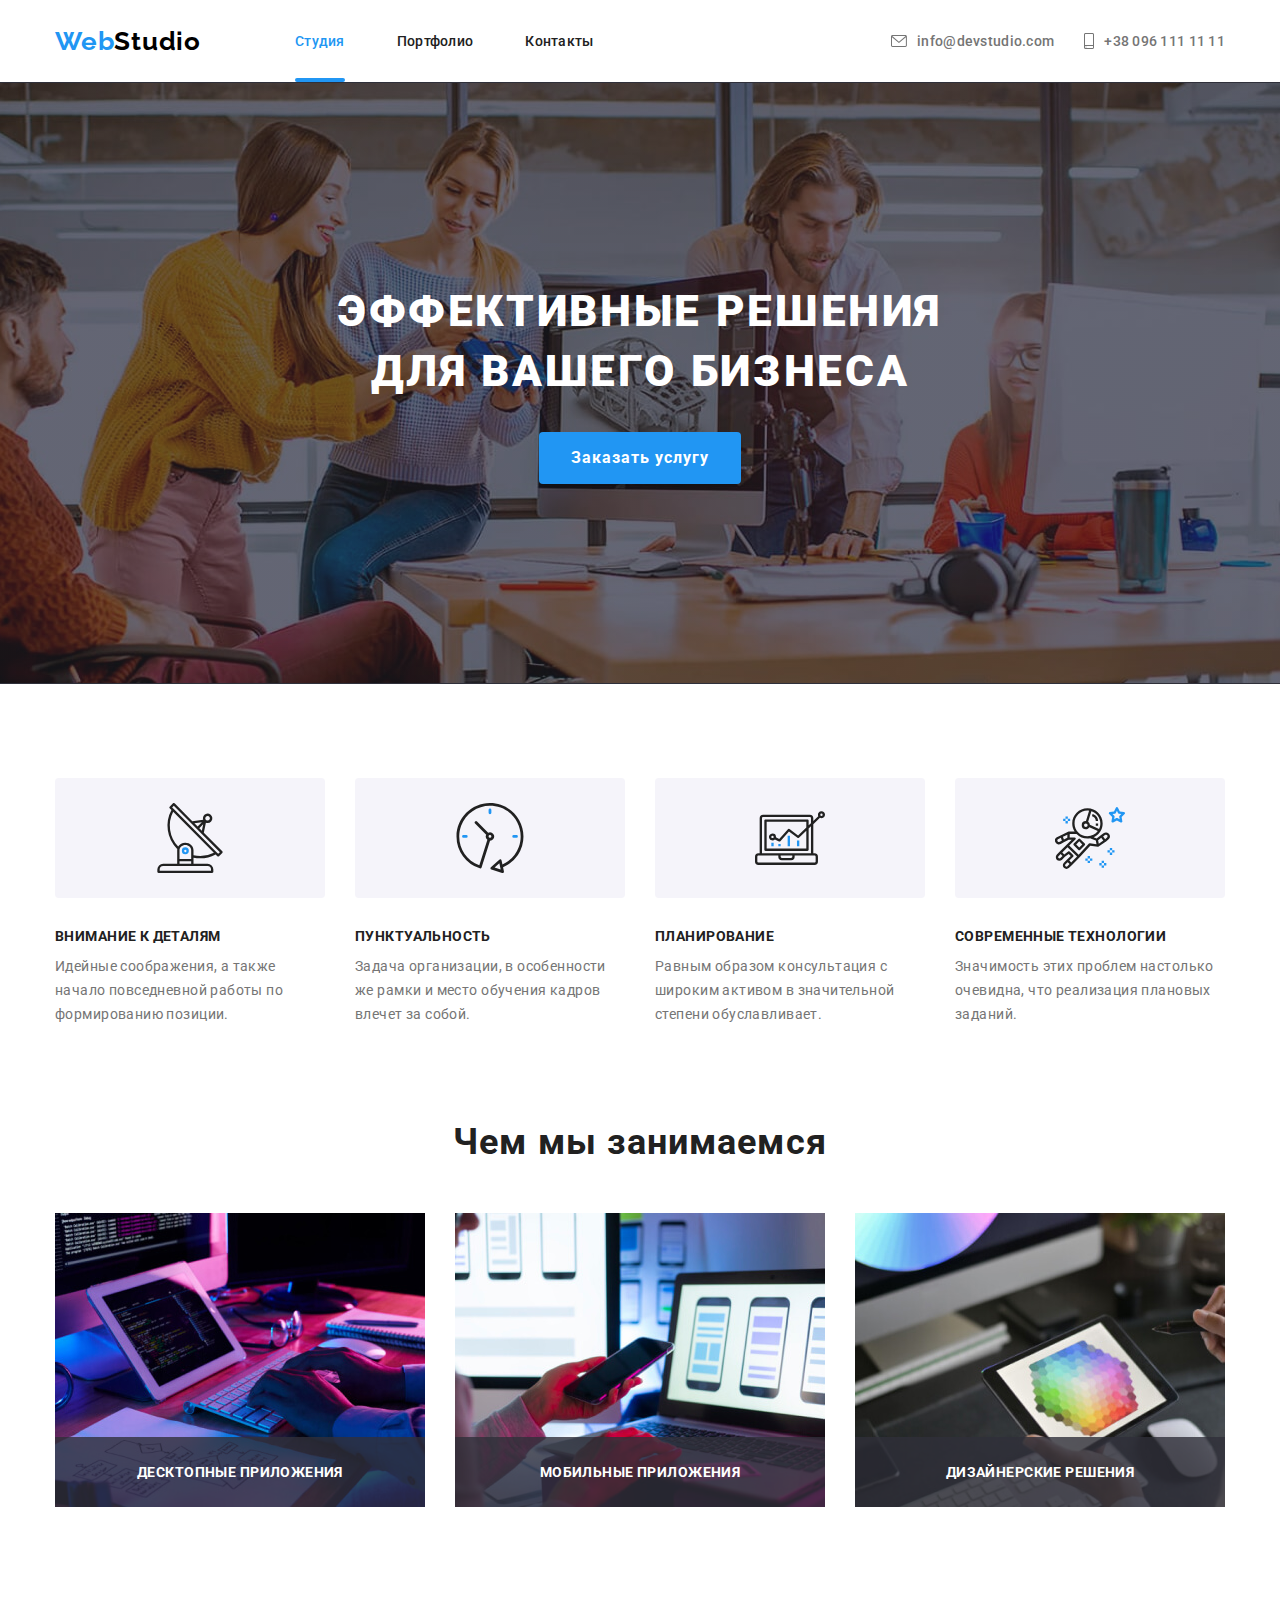
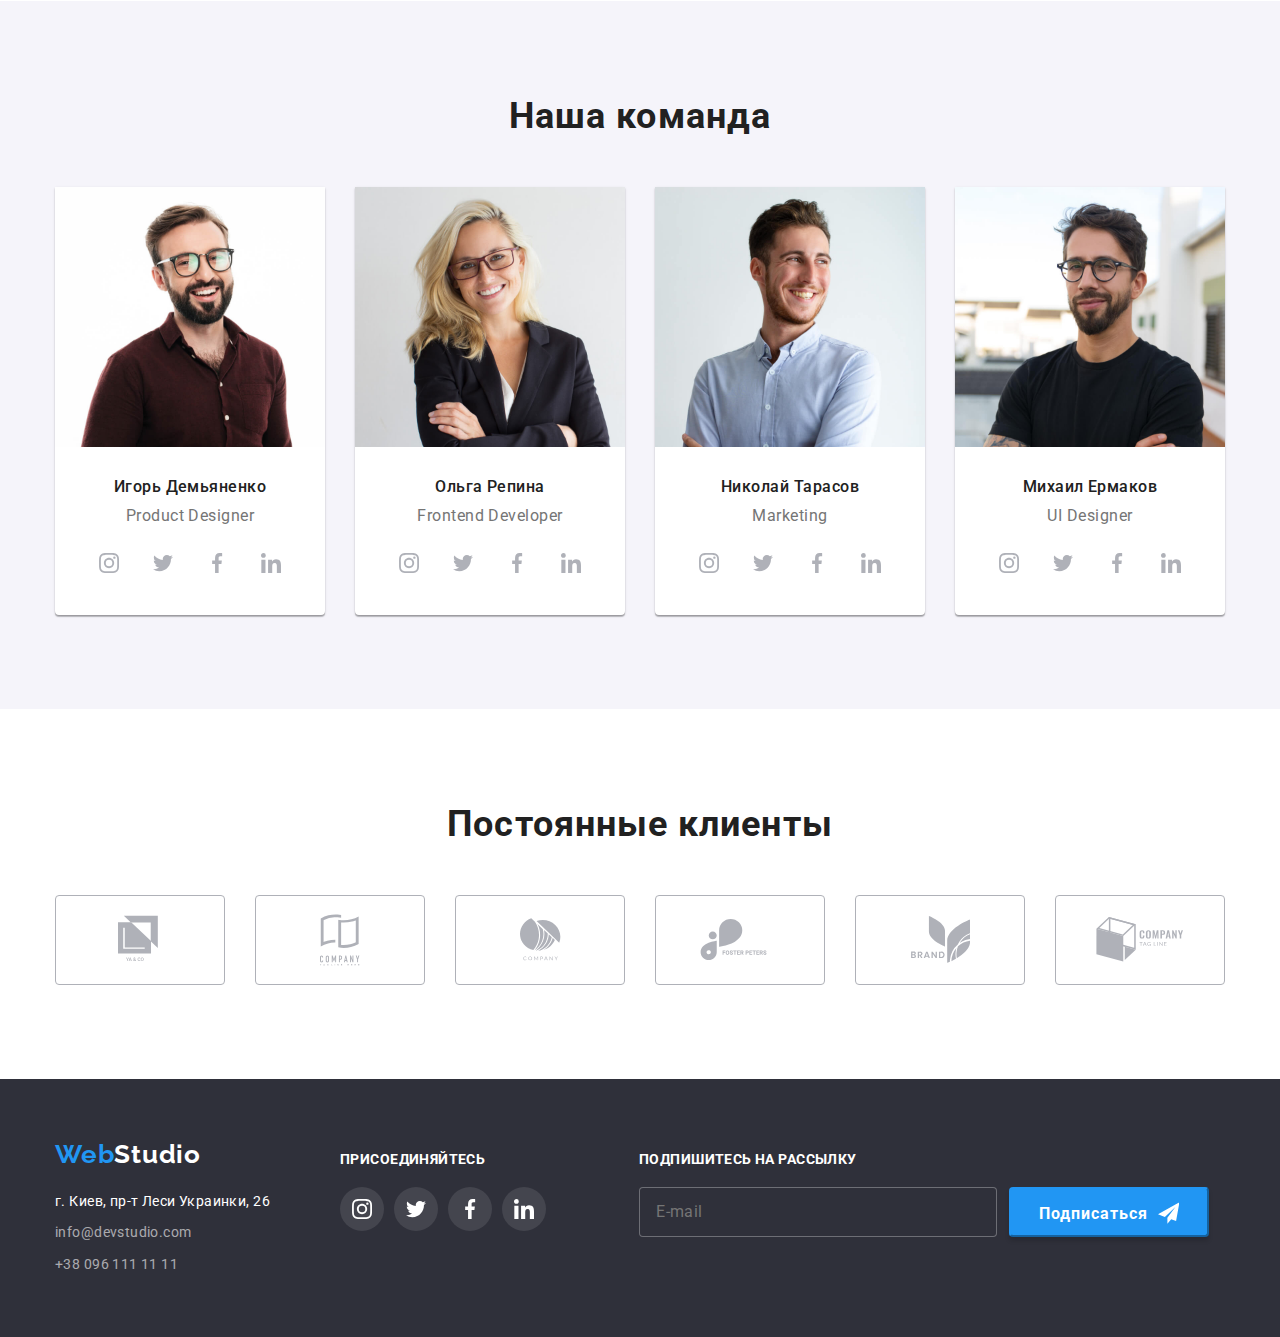
<file: index.html>
<!DOCTYPE html>
<html lang="ru">
  <head>
    <meta charset="UTF-8" />
    <meta name="viewport" content="width=device-width, initial-scale=1.0" />
    <title>WebStudio</title>
    <link
      rel="stylesheet"
      href="https://cdnjs.cloudflare.com/ajax/libs/modern-normalize/1.0.0/modern-normalize.css"
    />
    <link
      href="https://fonts.googleapis.com/css2?family=Raleway:wght@700&family=Roboto:wght@400;500;700;900&display=swap"
      rel="stylesheet"
    />
    <link rel="stylesheet" href="https://cdnjs.cloudflare.com/ajax/libs/animate.css/4.1.1/animate.min.css" />
    <link rel="stylesheet" href="./css/main.min.css">
  </head>
  <body>
    <!-- HEADER -->
    <header class="header">
      <div class="container container-header">
        <nav class="nav">
          <a class="logo link animate__pulse" href="./index.html" lang="en"
            ><span class="logo-first-word">Web</span>Studio</a
          >
          <ul class="nav-list list">
            <li class="nav-list-item">
              <div class="active">
                <a class="nav-list-link link active" href="./index.html"
                  >Студия</a
                >
              </div>
            </li>
            <li class="nav-list-item">
              <a class="nav-list-link link" href="./portfolio.html"
                >Портфолио</a
              >
            </li>
            <li class="nav-list-item">
              <a class="nav-list-link link" href="">Контакты</a>
            </li>
          </ul>
        </nav>
        <address class="address-header">
          <ul class="address-header-list list">
            <li class="address-header-list-item">
              <a class="address-link-mail link" href="mailto:info@devstudio.com"
                ><svg class="letter-svg" width="16" height="12">
                  <use href="./images/sprite.svg#letter"></use>
                </svg>
                info@devstudio.com</a
              >
            </li>
            <li class="address-header-list-item">
              <a class="address-link-tel link" href="tel:+380961111111"
                ><svg class="phone-svg" width="10" height="16">
                  <use href="./images/sprite.svg#phone"></use>
                </svg>
                +38 096 111 11 11</a
              >
            </li>
          </ul>
        </address>
      </div>
    </header>
    <main>
      <!-- HERO -->
      <section class="hero">
        <div class="container">
          <h1 class="hero-title">
            Эффективные решения <br />
            для вашего бизнеса
          </h1>
          <button class="modal-btn" type="button" data-modal-open>
            Заказать услугу
          </button>
        </div>
      </section>
      <!-- ADVANTAGE -->
      <section class="advantage">
        <div class="container">
          <h2 class="visually-hidden">Приимущества</h2>
          <ul class="advantage-list list">
            <li class="advantage-list-item">
              <h3 class="advantage-title">Внимание к деталям</h3>
              <p class="advantage-description">
                Идейные соображения, а также начало повседневной работы по
                формированию позиции.
              </p>
            </li>
            <li class="advantage-list-item">
              <h3 class="advantage-title">Пунктуальность</h3>
              <p class="advantage-description">
                Задача организации, в особенности же рамки и место обучения
                кадров влечет за собой.
              </p>
            </li>
            <li class="advantage-list-item">
              <h3 class="advantage-title">Планирование</h3>
              <p class="advantage-description">
                Равным образом консультация с широким активом в значительной
                степени обуславливает.
              </p>
            </li>
            <li class="advantage-list-item">
              <h3 class="advantage-title">Современные технологии</h3>
              <p class="advantage-description">
                Значимость этих проблем настолько очевидна, что реализация
                плановых заданий.
              </p>
            </li>
          </ul>
        </div>
      </section>
      <!-- ABOUT-->
      <section class="about">
        <div class="container">
          <h2 class="about-title">Чем мы занимаемся</h2>
          <ul class="about-list list">
            <li class="about-list-item">
              <img
                class="about-list-img"
                src="./images/work/work-process-1.jpg"
                alt="мужчина программирует за компьютером"
                width="370"
                height="294"
              />
              <div class="about-text-overlay">
                <p class="about-text">
                  Десктопные приложения
                </p>
              </div>


            </li>
            <li class="about-list-item">
              <img
                class="about-list-img"
                src="./images/work/work-process-2.jpg"
                alt="девушка смотрит на телефон перед ноутбуком"
                width="370"
                height="294"
              />
              <div class="about-text-overlay">
                <p class="about-text">
                  Мобильные приложения
                </p>
              </div>
            </li>
            <li class="about-list-item">
              <img
                class="about-list-img"
                src="./images/work/work-process-3.jpg"
                alt="человек работает с планшетом над проектом"
                width="370"
                height="294"
              />
              <div class="about-text-overlay">
                <p class="about-text">
                  Дизайнерские решения
                </p>
              </div>
            </li>
          </ul>
        </div>
      </section>
      <!-- OUR TEAM -->
      <section class="team">
        <div class="container">
          <h2 class="team-title">Наша команда</h2>
          <ul class="team-list list">
            <li class="team-list-item">
              <img
                class="team-list-img"
                src="./images/team/igor.jpg"
                alt="фотография Игоря Демьяненка"
                width="270"
                height="260"
              />
              <p class="team-list-name">Игорь Демьяненко</p>
              <p class="team-list-position" lang="en">Product Designer</p>
              <ul class="social-list list">
                <li class="social-list-item">
                  <a class="social-list-link" href="">
                    <svg class="social-list-svg">
                      <use href="./images/sprite.svg#instagram"></use>
                    </svg>
                  </a>
                </li>
                <li class="social-list-item">
                  <a class="social-list-link" href="">
                    <svg class="social-list-svg">
                      <use href="./images/sprite.svg#twitter"></use>
                    </svg>
                  </a>
                </li>
                <li class="social-list-item">
                  <a class="social-list-link" href="">
                    <svg class="social-list-svg">
                      <use href="./images/sprite.svg#facebook"></use>
                    </svg>
                  </a>
                </li>
                <li class="social-list-item">
                  <a class="social-list-link" href="">
                    <svg class="social-list-svg">
                      <use href="./images/sprite.svg#linkedin"></use>
                    </svg>
                  </a>
                </li>
              </ul>
            </li>
            <li class="team-list-item">
              <img
                class="team-list-img"
                src="./images/team/olga.jpg"
                alt="фотография Ольги Репины "
                width="270"
                height="260"
              />
              <p class="team-list-name">Ольга Репина</p>
              <p class="team-list-position" lang="en">Frontend Developer</p>
              <ul class="social-list list">
                <li class="social-list-item">
                  <a class="social-list-link" href="">
                    <svg class="social-list-svg">
                      <use href="./images/sprite.svg#instagram"></use>
                    </svg>
                  </a>
                </li>
                <li class="social-list-item">
                  <a class="social-list-link" href="">
                    <svg class="social-list-svg">
                      <use href="./images/sprite.svg#twitter"></use>
                    </svg>
                  </a>
                </li>
                <li class="social-list-item">
                  <a class="social-list-link" href="">
                    <svg class="social-list-svg">
                      <use href="./images/sprite.svg#facebook"></use>
                    </svg>
                  </a>
                </li>
                <li class="social-list-item">
                  <a class="social-list-link" href="">
                    <svg class="social-list-svg">
                      <use href="./images/sprite.svg#linkedin"></use>
                    </svg>
                  </a>
                </li>
              </ul>
            </li>
            <li class="team-list-item">
              <img
                class="team-list-img"
                src="./images/team/nikolay.jpg"
                alt="фотография Николая Тарасова"
                width="270"
                height="260"
              />
              <p class="team-list-name">Николай Тарасов</p>
              <p class="team-list-position" lang="en">Marketing</p>
              <ul class="social-list list">
                <li class="social-list-item">
                  <a class="social-list-link" href="">
                    <svg class="social-list-svg">
                      <use href="./images/sprite.svg#instagram"></use>
                    </svg>
                  </a>
                </li>
                <li class="social-list-item">
                  <a class="social-list-link" href="">
                    <svg class="social-list-svg">
                      <use href="./images/sprite.svg#twitter"></use>
                    </svg>
                  </a>
                </li>
                <li class="social-list-item">
                  <a class="social-list-link" href="">
                    <svg class="social-list-svg">
                      <use href="./images/sprite.svg#facebook"></use>
                    </svg>
                  </a>
                </li>
                <li class="social-list-item">
                  <a class="social-list-link" href="">
                    <svg class="social-list-svg">
                      <use href="./images/sprite.svg#linkedin"></use>
                    </svg>
                  </a>
                </li>
              </ul>
            </li>
            <li class="team-list-item">
              <img
                class="team-list-img"
                src="./images/team/mikhail.jpg"
                alt="фотография Михаила Ермакова"
                width="270"
                height="260"
              />
              <p class="team-list-name">Михаил Ермаков</p>
              <p class="team-list-position" lang="en">UI Designer</p>
              <ul class="social-list list">
                <li class="social-list-item">
                  <a class="social-list-link" href="">
                    <svg class="social-list-svg">
                      <use href="./images/sprite.svg#instagram"></use>
                    </svg>
                  </a>
                </li>
                <li class="social-list-item">
                  <a class="social-list-link" href="">
                    <svg class="social-list-svg">
                      <use href="./images/sprite.svg#twitter"></use>
                    </svg>
                  </a>
                </li>
                <li class="social-list-item">
                  <a class="social-list-link" href="">
                    <svg class="social-list-svg">
                      <use href="./images/sprite.svg#facebook"></use>
                    </svg>
                  </a>
                </li>
                <li class="social-list-item">
                  <a class="social-list-link" href="">
                    <svg class="social-list-svg">
                      <use href="./images/sprite.svg#linkedin"></use>
                    </svg>
                  </a>
                </li>
              </ul>
            </li>
          </ul>
        </div>
      </section>
      <!-- REGULAR CLIENTS -->
      <section class="clients">
        <div class="container">
          <h2 class="clients-title">Постоянные клиенты</h2>
          <ul class="clients-list list">
            <li class="clients-list-item">
              <a class="clients-link" href="">
                <svg class="clients-logo-svg" width="44" height="50">
                  <use href="./images/sprite.svg#logo-1"></use>
                </svg>
              </a>
            </li>
            <li class="clients-list-item">
              <a class="clients-link" href="">
                <svg class="clients-logo-svg" width="40" height="52">
                  <use href="./images/sprite.svg#logo-2"></use>
                </svg>
              </a>
            </li>
            <li class="clients-list-item">
              <a class="clients-link" href="">
                <svg class="clients-logo-svg" width="41" height="43">
                  <use href="./images/sprite.svg#logo-3"></use>
                </svg>
              </a>
            </li>
            <li class="clients-list-item">
              <a class="clients-link" href="">
                <svg class="clients-logo-svg" width="80" height="42">
                  <use href="./images/sprite.svg#logo-4"></use>
                </svg>
              </a>
            </li>
            <li class="clients-list-item">
              <a class="clients-link" href="">
                <svg class="clients-logo-svg" width="59" height="47">
                  <use href="./images/sprite.svg#logo-5"></use>
                </svg>
              </a>
            </li>
            <li class="clients-list-item">
              <a class="clients-link" href="">
                <svg class="clients-logo-svg" width="88" height="45">
                  <use href="./images/sprite.svg#logo-6"></use>
                </svg>
              </a>
            </li>
          </ul>
        </div>
      </section>
    </main>
    <!-- FOOTER -->
    <footer class="footer">
      <div class="container">
        <ul class="footer-list list">
          <li class="footer-left-side">
            <a class="logo-footer link" href="./index.html" lang="en"
              ><span class="logo-first-word">Web</span>Studio</a
            >
            <address class="address">
              <ul class="address-list-footer list">
                <li class="address-list-item">
                  <a
                    class="address-link-maps-foot link"
                    href="https://goo.gl/maps/HmVPbDxhy2ioRLZ18"
                    target="_blank"
                    >г. Киев, пр-т Леси Украинки, 26</a
                  >
                </li>
                <li>
                  <a
                    class="address-link-mail-foot link"
                    href="mailto:info@devstudio.com"
                    >info@devstudio.com</a
                  >
                </li>
                <li class="address-list-item">
                  <a class="address-link-tel-foot link" href="tel:+380961111111"
                    >+38 096 111 11 11</a
                  >
                </li>
              </ul>
            </address>
          </li>
          <li class="footer-social-side">
            <h3 class="footer-social-side-title">присоединяйтесь</h3>
            <ul class="social-list list">
              <li class="social-list-item">
                <a class="social-list-link" href="">
                  <svg class="social-list-svg">
                    <use href="./images/sprite.svg#instagram"></use>
                  </svg>
                </a>
              </li>
              <li class="social-list-item">
                <a class="social-list-link" href="">
                  <svg class="social-list-svg">
                    <use href="./images/sprite.svg#twitter"></use>
                  </svg>
                </a>
              </li>
              <li class="social-list-item">
                <a class="social-list-link" href="">
                  <svg class="social-list-svg">
                    <use href="./images/sprite.svg#facebook"></use>
                  </svg>
                </a>
              </li>
              <li class="social-list-item">
                <a class="social-list-link" href="">
                  <svg class="social-list-svg">
                    <use href="./images/sprite.svg#linkedin"></use>
                  </svg>
                </a>
              </li>
            </ul>
          </li>
          <li class="subscribe">
            <h3 class="footer-social-side-title">Подпишитесь на рассылку</h3>
            <form action="#" class="form-subscribe"> 
              <input class="input-form-subscribe" type="email" name="user-imail" placeholder="E-mail" required >
              <button type="submit" class="subscribe-btn ">
                <span >Подписаться  
                  <svg width="24px" height="24px" >
                    <use href="./images/sprite.svg#telegram"></use>
                  </svg>
                </span>
              </button>
            </form>
          </li>
        </ul>
      </div>
    </footer>
    <div class="backdrop is-hidden" data-modal>
      <div class="modal-wrapper">
        <div class="modal">
          <button type="button" class="close-btn" data-modal-close> 
            <svg width="18px" height="18px">
              <use href="./images/sprite.svg#btn-close"></use>
            </svg>
          </button>
          <h2 class="modal-form-title">Оставьте свои данные, мы вам перезвоним</h2>
          <form action="#" class="modal-form">
            <label class="modal-form-field">Имя*
              <span class="modal-form-field-wrapper">
                <input type="text" name="user-name" class="modal-form-input" required>
                <svg width="18px" height="18px" class="modal-form-svg-icon">
                  <use href="./images/sprite.svg#person"></use>
                </svg>
              </span>
            </label>
            <label class="modal-form-field">Телефон*
              <span class="modal-form-field-wrapper">
                <input type="tel" name="user-tel" class="modal-form-input" required>
                <svg width="18px" height="18px" class="modal-form-svg-icon">
                  <use href="./images/sprite.svg#handset"></use>
                </svg>
              </span>
            </label>
            <label class="modal-form-field">Почта*
              <span class="modal-form-field-wrapper">
                <input type="email" name="user-email" class="modal-form-input" required>
                <svg width="18px" height="18px" class="modal-form-svg-icon">
                  <use href="./images/sprite.svg#email"></use>
                </svg>
              </span>
            </label>      
            <label class="modal-form-message-field" for="user-message">Комментарий</label>
            <textarea name="user-message" class="modal-form-message" id="user-message" placeholder="Введите текст"></textarea>
            <input type="checkbox" name="user-policy" value="accept-policy" id="check-policy"
              class="modal-form-policy visually-hidden" >
            <label for="check-policy" class="modal-form-policy-label">
            Соглашаюсь с рассылкой и принимаю &nbsp;<a href="#">Условия договора</a>
            </label>
            <button type="submit" class="modal-btn modal-btn__send">отправить</button>
          </form>
        </div>
      </div>
    </div>
    <script src="./js/modal.js"></script>
  </body>
</html>
</file>
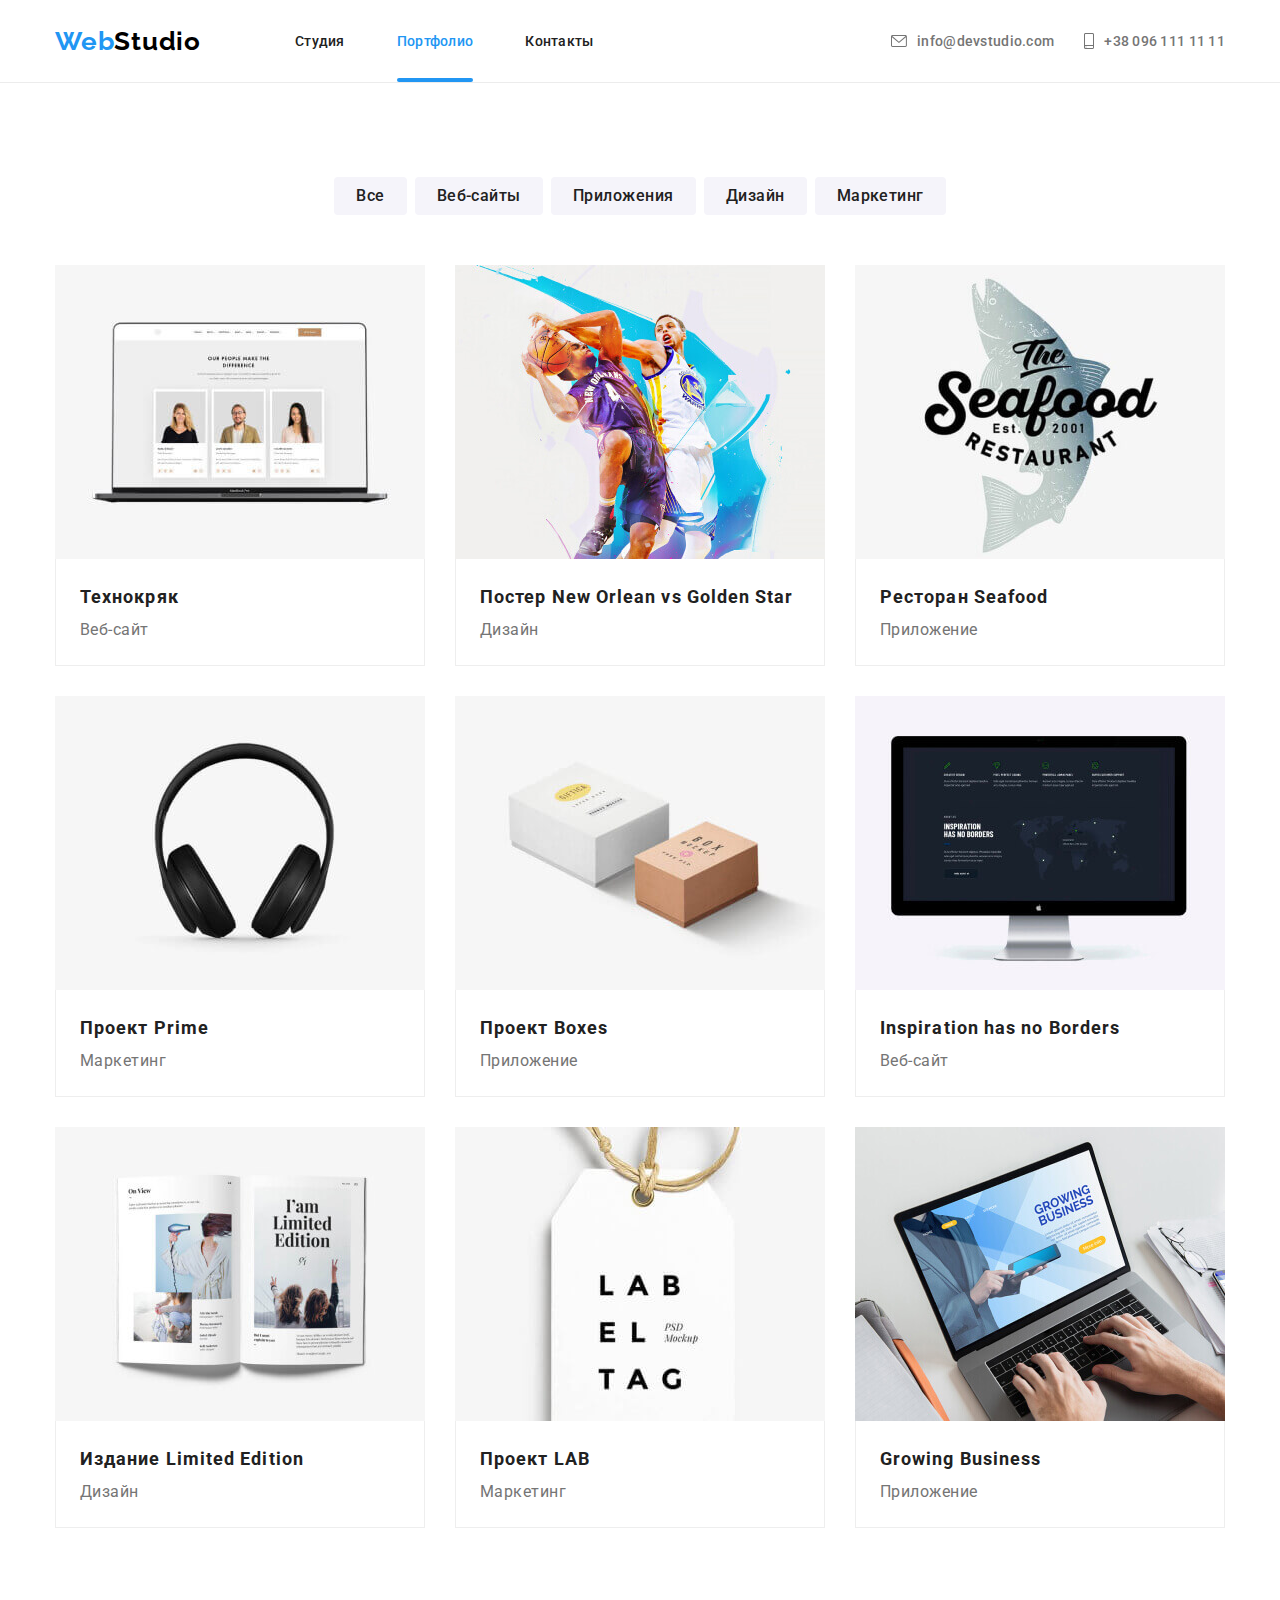
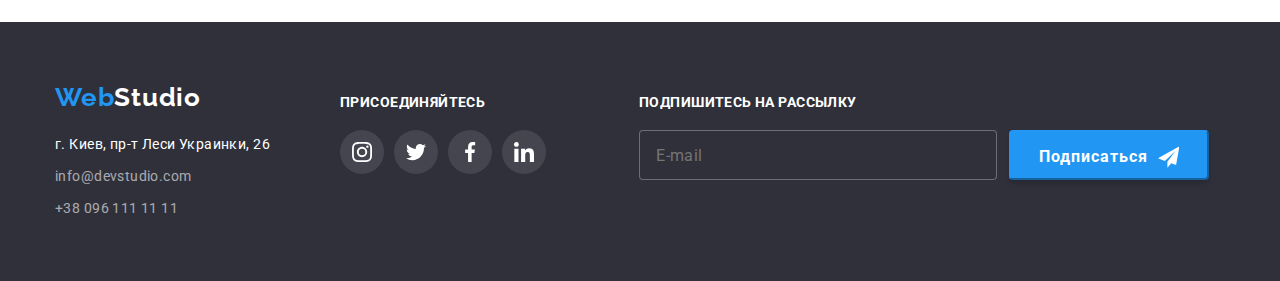
<file: portfolio.html>
<!DOCTYPE html>
<html lang="ru">
  <head>
    <meta charset="UTF-8" />
    <meta name="viewport" content="width=device-width, initial-scale=1.0" />
    <title>Portfolio</title>
    <link
      rel="stylesheet"
      href="https://cdnjs.cloudflare.com/ajax/libs/modern-normalize/1.0.0/modern-normalize.css"
    />
    <link
      href="https://fonts.googleapis.com/css2?family=Raleway:wght@700&family=Roboto:wght@400;500;700;900&display=swap"
      rel="stylesheet"
    />
    <link rel="stylesheet" href="https://cdnjs.cloudflare.com/ajax/libs/animate.css/4.1.1/animate.min.css" />
    <link rel="stylesheet" href="./css/portfolio.min.css">
  </head>
  <body>
    <!-- HEADER -->
    <header class="header header-portfolio">
      <div class="container container-header">
        <nav class="nav">
          <a class="logo link animate__pulse" href="./index.html" lang="en"
            ><span class="logo-first-word">Web</span>Studio</a
          >
          <ul class="nav-list list">
            <li class="nav-list-item">
              <a class="nav-list-link link" href="./index.html">Студия</a>
            </li>
            <li class="nav-list-item">
              <div class="active">
                <a class="nav-list-link link active" href="./portfolio.html"
                  >Портфолио</a
                >
              </div>
            </li>
            <li class="nav-list-item">
              <a class="nav-list-link link" href="">Контакты</a>
            </li>
          </ul>
        </nav>
        <address class="address-header">
          <ul class="address-header-list list">
            <li class="address-header-list-item">
              <a class="address-link-mail link" href="mailto:info@devstudio.com"
                ><svg class="letter-svg" width="16" height="12">
                  <use href="./images/sprite.svg#letter"></use>
                </svg>
                info@devstudio.com</a
              >
            </li>
            <li class="address-header-list-item">
              <a class="address-link-tel link" href="tel:+380961111111"
                ><svg class="phone-svg" width="10" height="16">
                  <use href="./images/sprite.svg#phone"></use>
                </svg>
                +38 096 111 11 11</a
              >
            </li>
          </ul>
        </address>
      </div>
    </header>
    <main>
      <section class="portfolio-section">
        <div class="container">
          <h1 class="visually-hidden">Портфолио</h1>
          <ul class="btn-menu-portfolio list">
            <li><button class="button-portfolio" type="button">Все</button></li>
            <li>
              <button class="button-portfolio" type="button">Веб-сайты</button>
            </li>
            <li>
              <button class="button-portfolio" type="button">Приложения</button>
            </li>
            <li>
              <button class="button-portfolio" type="button">Дизайн</button>
            </li>
            <li>
              <button class="button-portfolio" type="button">Маркетинг</button>
            </li>
          </ul>
          <!-- CARDS -->
          <ul class="portfolio-list list">
            <li class="portfolio-item">
              <a class="portfolio-link link" href="">
                <div class="portfolio-img-wrapper">
                  <img class="portfolio-img" src="./images/portfolio/project-1.jpg" width="370" height="294" alt="веб-сайт" />
                  <div class="portfolio-overlay">
                    <p class="portfolio-description"> Технокряк это современная площадка распространения коронавируса. Компании используют
                      эту платформу для цифрового
                      шпионажа и атак на защищённые сервера конкурентов.</p>
                  </div>
                </div>
                <div class="potfolio-content">
                  <h2 class="portfolio-title">Технокряк</h2>
                  <p class="portfolio-category">Веб-сайт</p>
                </div>
              </a>
            </li>
            <li class="portfolio-item">
              <a class="portfolio-link link" href="">
                <div class="portfolio-img-wrapper">
                  <img
                    class="portfolio-img"
                    src="./images/portfolio/project-2.jpg"
                    width="370"
                    height="294"
                    alt="постер с двумя баскетболистами"
                  />
                  <div class="portfolio-overlay">
                    <p class="portfolio-description"> Технокряк это современная площадка распространения коронавируса. Компании используют
                      эту платформу для цифрового
                      шпионажа и атак на защищённые сервера конкурентов.</p>
                  </div>
                </div>
                <div class="potfolio-content">
                  <h2 class="portfolio-title">
                    Постер <span lang="en">New Orlean vs Golden Star</span>
                  </h2>
                  <p class="portfolio-category">Дизайн</p>
                </div>
              </a>
            </li>
            <li class="portfolio-item">
              <a class="portfolio-link link" href="">
                <div class="portfolio-img-wrapper">
                  <img
                    class="portfolio-img"
                    src="./images/portfolio/project-3.jpg"
                    width="370"
                    height="294"
                    alt="логотип рыбного ресторана"
                  />
                  <div class="portfolio-overlay">
                    <p class="portfolio-description"> Технокряк это современная площадка распространения коронавируса. Компании используют
                      эту платформу для цифрового
                      шпионажа и атак на защищённые сервера конкурентов.</p>
                  </div>
                </div>
                <div class="potfolio-content">
                  <h2 class="portfolio-title">Ресторан Seafood</h2>
                  <p class="portfolio-category">Приложение</p>
                </div>
              </a>
            </li>
            <li class="portfolio-item">
              <a class="portfolio-link link" href="">
                <div class="portfolio-img-wrapper">
                  <img
                    class="portfolio-img"
                    src="./images/portfolio/project-4.jpg"
                    width="370"
                    height="294"
                    alt="чёрные большие наушники"
                  />
                  <div class="portfolio-overlay">
                    <p class="portfolio-description"> Технокряк это современная площадка распространения коронавируса. Компании используют
                      эту платформу для цифрового
                      шпионажа и атак на защищённые сервера конкурентов.</p>
                  </div>
                </div>
                <div class="potfolio-content">
                  <h2 class="portfolio-title">Проект Prime</h2>
                  <p class="portfolio-category">Маркетинг</p>
                </div>
              </a>
            </li>
            <li class="portfolio-item">
              <a class="portfolio-link link" href="">
                <div class="portfolio-img-wrapper">
                  <img
                    class="portfolio-img"
                    src="./images/portfolio/project-5.jpg"
                    width="370"
                    height="294"
                    alt="два ящика разного цвета"
                  />
                  <div class="portfolio-overlay">
                    <p class="portfolio-description"> Технокряк это современная площадка распространения коронавируса. Компании используют
                      эту платформу для цифрового
                      шпионажа и атак на защищённые сервера конкурентов.</p>
                  </div>
                </div>
                <div class="potfolio-content">
                  <h2 class="portfolio-title">
                    Проект <span lang="en"> Boxes </span>
                  </h2>
                  <p class="portfolio-category">Приложение</p>
                </div>
              </a>
            </li>
            <li class="portfolio-item">
              <a class="portfolio-link link" href="">
                <div class="portfolio-img-wrapper">
                  <img
                    class="portfolio-img"
                    src="./images/portfolio/project-6.jpg"
                    width="370"
                    height="294"
                    alt="компьютер компании эпл"
                  />
                  <div class="portfolio-overlay">
                    <p class="portfolio-description"> Технокряк это современная площадка распространения коронавируса. Компании используют
                      эту платформу для цифрового
                      шпионажа и атак на защищённые сервера конкурентов.</p>
                  </div>
                </div>
                <div class="potfolio-content">
                  <h2 class="portfolio-title" lang="en">
                    Inspiration has no Borders
                  </h2>
                  <p class="portfolio-category">Веб-сайт</p>
                </div>
              </a>
            </li>
            <li class="portfolio-item">
              <a class="portfolio-link link" href="">
                <div class="portfolio-img-wrapper">
                  <img
                    class="portfolio-img"
                    src="./images/portfolio/project-7.jpg"
                    width="370"
                    height="294"
                    alt="развернутый журнал"
                  />
                  <div class="portfolio-overlay">
                    <p class="portfolio-description"> Технокряк это современная площадка распространения коронавируса. Компании используют
                      эту платформу для цифрового
                      шпионажа и атак на защищённые сервера конкурентов.</p>
                  </div>
                </div>
                <div class="potfolio-content">
                  <h2 class="portfolio-title">
                    Издание <span>Limited Edition</span>
                  </h2>
                  <p class="portfolio-category">Дизайн</p>
                </div>
              </a>
            </li>
            <li class="portfolio-item">
              <a class="portfolio-link link" href="">
                <div class="portfolio-img-wrapper">
                  <img
                    class="portfolio-img"
                    src="./images/portfolio/project-8.jpg"
                    width="370"
                    height="294"
                    alt="ярлык проекта ЛАБ"
                  />
                  <div class="portfolio-overlay">
                    <p class="portfolio-description"> Технокряк это современная площадка распространения коронавируса. Компании используют
                      эту платформу для цифрового
                      шпионажа и атак на защищённые сервера конкурентов.</p>
                  </div>
                </div>
                <div class="potfolio-content">
                  <h2 class="portfolio-title">Проект LAB</h2>
                  <p class="portfolio-category">Маркетинг</p>
                </div>
              </a>
            </li>
            <li class="portfolio-item">
              <a class="portfolio-link link" href="">
                <div class="portfolio-img-wrapper">
                  <img
                    class="portfolio-img"
                    src="./images/portfolio/project-9.jpg"
                    width="370"
                    height="294"
                    alt="человек работающий за лэптопом"
                  />
                  <div class="portfolio-overlay">
                    <p class="portfolio-description"> Технокряк это современная площадка распространения коронавируса. Компании используют
                      эту платформу для цифрового
                      шпионажа и атак на защищённые сервера конкурентов.</p>
                  </div>
                </div>
                <div class="potfolio-content">
                  <h2 class="portfolio-title" lang="en">Growing Business</h2>
                  <p class="portfolio-category">Приложение</p>
                </div>
              </a>
            </li>
          </ul>
        </div>
      </section>
    </main>
    <!-- FOOTER -->
    <footer class="footer">
      <div class="container">
        <ul class="footer-list list">
          <li class="footer-left-side">
            <a class="logo-footer link" href="./index.html" lang="en"><span class="logo-first-word">Web</span>Studio</a>
            <address class="address">
              <ul class="address-list-footer list">
                <li class="address-list-item">
                  <a class="address-link-maps-foot link" href="https://goo.gl/maps/HmVPbDxhy2ioRLZ18" target="_blank">г.
                    Киев, пр-т Леси Украинки, 26</a>
                </li>
                <li>
                  <a class="address-link-mail-foot link" href="mailto:info@devstudio.com">info@devstudio.com</a>
                </li>
                <li class="address-list-item">
                  <a class="address-link-tel-foot link" href="tel:+380961111111">+38 096 111 11 11</a>
                </li>
              </ul>
            </address>
          </li>
          <li class="footer-social-side">
            <h3 class="footer-social-side-title">присоединяйтесь</h3>
            <ul class="social-list list">
              <li class="social-list-item">
                <a class="social-list-link" href="">
                  <svg class="social-list-svg">
                    <use href="./images/sprite.svg#instagram"></use>
                  </svg>
                </a>
              </li>
              <li class="social-list-item">
                <a class="social-list-link" href="">
                  <svg class="social-list-svg">
                    <use href="./images/sprite.svg#twitter"></use>
                  </svg>
                </a>
              </li>
              <li class="social-list-item">
                <a class="social-list-link" href="">
                  <svg class="social-list-svg">
                    <use href="./images/sprite.svg#facebook"></use>
                  </svg>
                </a>
              </li>
              <li class="social-list-item">
                <a class="social-list-link" href="">
                  <svg class="social-list-svg">
                    <use href="./images/sprite.svg#linkedin"></use>
                  </svg>
                </a>
              </li>
            </ul>
          </li>
          <li class="subscribe">
            <h3 class="footer-social-side-title">Подпишитесь на рассылку</h3>
            <form action="#" class="form-subscribe">
              <input class="input-form-subscribe" type="email" name="user-imail" placeholder="E-mail" required>
              <button type="submit" class="subscribe-btn ">
                <span>Подписаться
                  <svg width="24px" height="24px">
                    <use href="./images/sprite.svg#telegram"></use>
                  </svg>
                </span>
              </button>
            </form>
          </li>
        </ul>
      </div>
    </footer>
  </body>
</html>
</file>
<file: css/main.min.css>
.visually-hidden{position:absolute !important;clip:rect(1px 1px 1px 1px);clip:rect(1px, 1px, 1px, 1px);padding:0 !important;border:0 !important;height:1px !important;width:1px !important;overflow:hidden}*,*::before,*::after{margin:0;padding:0}body{font-family:"Roboto",sans-serif;font-style:normal}.list{list-style:none}.link{text-decoration:none}img{display:block}.container{width:1200px;padding:0 15px;margin:0 auto}.container-header{display:flex;align-items:center}.logo{font-family:"Raleway",sans-serif;font-weight:700;font-size:26px;line-height:1.192;letter-spacing:0.03em;color:#000000;margin-right:94px;animation-duration:2000ms;animation-iteration-count:infinite}.logo-footer{font-family:"Raleway",sans-serif;font-weight:700;font-size:26px;line-height:1.192;letter-spacing:0.03em;color:#fff;display:inline-block;margin-bottom:20px}.logo-first-word{color:#2196f3}.modal-btn{font-family:"Roboto",sans-serif;font-weight:700;font-size:16px;line-height:1.875;text-align:center;letter-spacing:0.06em;color:#fff;background:#2196f3;box-shadow:0px 4px 4px rgba(0,0,0,0.15);border-radius:4px;border-style:none;padding:11px 32px;cursor:pointer}.modal-btn__send{width:200px;height:50px;padding:10px 55px;margin:0 auto}.social-list{display:flex;justify-content:center;padding-bottom:30px}.social-list-link{width:44px;height:44px;border-radius:50%;display:flex;align-items:center;justify-content:center;transition:background-color 250ms cubic-bezier(0.4, 0, 0.2, 1)}.social-list-link:hover{background-color:#2196f3}.social-list-item:not(:last-child){margin-right:10px}.social-list-svg{width:20px;height:20px;fill:#afb1b8;transition:fill 250ms cubic-bezier(0.4, 0, 0.2, 1)}.social-list-link:hover .social-list-svg{fill:#fff}.backdrop{position:fixed;top:0;left:0;width:100%;height:100%;overflow-y:auto;background-color:rgba(0,0,0,0.5)}.backdrop.is-hidden{pointer-events:none;visibility:hidden;opacity:0;transition:opacity 250ms cubic-bezier(0.4, 0, 0.2, 1),visibility 0ms linear 250ms}.modal{width:528px;height:581px;transform:scale(1) perspective(400px) rotateX(0deg);transition:transform 250ms cubic-bezier(0.4, 0, 0.2, 1);background-color:#fff;box-shadow:0px 1px 3px rgba(0,0,0,0.12),0px 1px 1px rgba(0,0,0,0.14),0px 2px 1px rgba(0,0,0,0.2);border-radius:4px;padding:40px}.modal-wrapper{display:flex;justify-content:center;align-items:center;min-height:100%;padding:15px}.backdrop.is-hidden .modal{transform:scale(0.3) perspective(400px) rotateX(25deg);transition:transform 250ms cubic-bezier(0.4, 0, 0.2, 1)}.close-btn{position:absolute;top:8px;right:8px;width:30px;height:30px;display:flex;justify-content:center;align-items:center;background-color:#fff;border:1px solid rgba(0,0,0,0.1);border-radius:50%;cursor:pointer;fill:#000000;outline:none;transition:fill 250ms cubic-bezier(0.4, 0, 0.2, 1)}.close-btn:hover{fill:#2196f3}.modal-form{display:flex;flex-direction:column}.modal-form-title{font-weight:700;font-size:20px;line-height:1.15;text-align:center;letter-spacing:0.03em;color:#212121;padding-bottom:12px}.modal-form-field{margin-bottom:10px;font-weight:400;font-size:12px;line-height:1.167;letter-spacing:0.01em;color:#757575}.modal-form-field-wrapper{display:block;position:relative;margin-top:4px}.modal-form-input:focus,.modal-form-message:focus{outline:none;border:1px solid #2196f3}.modal-form-input{display:block;width:100%;height:40px;border:1px solid rgba(33,33,33,0.2);border-radius:4px;padding-left:42px;transition:border 250ms cubic-bezier(0.4, 0, 0.2, 1)}.modal-form-message{height:120px;border:1px solid rgba(33,33,33,0.2);border-radius:4px;resize:none;padding:12px 16px;margin-bottom:20px;font-weight:400;font-size:12px;line-height:1.167;transition:border 250ms cubic-bezier(0.4, 0, 0.2, 1)}.modal-form-message:placeholder-shown{font-weight:400;font-size:14px;line-height:1.143;letter-spacing:0.01em;color:rgba(117,117,117,0.5)}.modal-form-message-field{font-weight:400;font-size:12px;line-height:1.167;letter-spacing:0.01em;color:#757575;padding-bottom:4px}.modal-form-svg-icon{position:absolute;top:50%;left:12px;transform:translateY(-50%);transition:fill 250ms cubic-bezier(0.4, 0, 0.2, 1)}.modal-form-input:focus+.modal-form-svg-icon{fill:#2196f3}.modal-form-policy-label{font-weight:400;font-size:14px;line-height:1.714;letter-spacing:0.03em;color:#757575;padding-bottom:30px;margin:0 auto;display:flex;align-items:center}.modal-form-policy-label::before{content:'';margin-right:7px;display:inline-block;width:16px;height:15px;border:2px solid #212121;border-radius:2px;background-image:url(../images/modal/vector.svg);background-position:center;background-repeat:no-repeat;background-size:contain}.modal-form-policy:checked+.modal-form-policy-label::before{border:1px solid #2196f3;background-color:#2196f3}.modal-form .modal-form-policy-label a{text-decoration-line:underline;color:#2196f3}.nav{display:flex;align-items:center}.nav-list{display:flex}.nav-list-link{font-family:"Roboto",sans-serif;font-weight:500;font-size:14px;line-height:1.14;letter-spacing:0.02em;color:#212121;transition:color 250ms cubic-bezier(0.4, 0, 0.2, 1)}.nav-list-item{padding-top:32px;padding-bottom:32px}.nav-list-item:not(:last-child){margin-right:52px}.nav-list-link:hover,.nav-list-link:focus,.nav .active{color:#2196f3;position:relative}.nav-list-link:hover .nav-list-link::after,.nav-list-link:focus .nav-list-link::after,.nav .active .nav-list-link::after{position:absolute;content:'';display:block;width:100%;height:4px;background-color:#2196f3;border-radius:4px;bottom:-33px}.address-header{margin-left:auto}.address-header-list{display:flex;align-items:center}.address-header-list-item:not(:last-child){margin-right:30px}.address-link-mail,.address-link-tel{font-family:"Roboto",sans-serif;font-style:normal;font-weight:500;font-size:14px;line-height:1.142;letter-spacing:0.02em;color:#757575;display:flex;align-items:center;transition:color 250ms cubic-bezier(0.4, 0, 0.2, 1)}.address-link-mail:hover,.address-link-mail:focus,.address-link-mail:hover,.address-link-mail:focus,.address-link-tel:hover,.address-link-tel:focus,.address-link-tel:hover,.address-link-tel:focus{color:#2196f3}.letter-svg,.phone-svg{margin-right:10px;fill:currentColor}.header-portfolio{border-bottom:1px solid #ececec}.nav{display:flex;align-items:center}.nav-list{display:flex}.nav-list-link{font-family:"Roboto",sans-serif;font-weight:500;font-size:14px;line-height:1.14;letter-spacing:0.02em;color:#212121;transition:color 250ms cubic-bezier(0.4, 0, 0.2, 1)}.nav-list-item{padding-top:32px;padding-bottom:32px}.nav-list-item:not(:last-child){margin-right:52px}.nav-list-link:hover,.nav-list-link:focus,.nav .active{color:#2196f3;position:relative}.nav-list-link:hover .nav-list-link::after,.nav-list-link:focus .nav-list-link::after,.nav .active .nav-list-link::after{position:absolute;content:'';display:block;width:100%;height:4px;background-color:#2196f3;border-radius:4px;bottom:-33px}.address-header{margin-left:auto}.address-header-list{display:flex;align-items:center}.address-header-list-item:not(:last-child){margin-right:30px}.address-link-mail,.address-link-tel{font-family:"Roboto",sans-serif;font-style:normal;font-weight:500;font-size:14px;line-height:1.142;letter-spacing:0.02em;color:#757575;display:flex;align-items:center;transition:color 250ms cubic-bezier(0.4, 0, 0.2, 1)}.address-link-mail:hover,.address-link-mail:focus,.address-link-mail:hover,.address-link-mail:focus,.address-link-tel:hover,.address-link-tel:focus,.address-link-tel:hover,.address-link-tel:focus{color:#2196f3}.letter-svg,.phone-svg{margin-right:10px;fill:currentColor}.header-portfolio{border-bottom:1px solid #ececec}.hero{text-align:center;padding-top:200px;padding-bottom:200px;background-color:#2f303a;background-image:linear-gradient(rgba(47,48,58,0.4), rgba(47,48,58,0.4)),url(../images/hero/bg.jpg);background-position:center;background-repeat:no-repeat}.hero-title{font-weight:900;font-size:44px;line-height:1.363;text-align:center;letter-spacing:0.06em;text-transform:uppercase;color:#fff;margin-bottom:30px}.advantage{padding-top:94px}.advantage-title{font-weight:700;font-size:14px;line-height:1.142;letter-spacing:0.03em;text-transform:uppercase;color:#212121;margin-bottom:10px}.advantage-description{font-weight:400;font-size:14px;line-height:1.72;letter-spacing:0.03em;color:#757575}.advantage-list{display:flex}.advantage .advantage-list li{flex-basis:270px;margin-right:30px}.advantage .advantage-list li:last-child{margin-right:0px}.advantage .advantage-list-item::before{content:'';display:block;height:120px;margin-bottom:30px;background-color:#f5f4fa;border-radius:4px;background-repeat:no-repeat;background-position:center}.advantage .advantage-list-item:nth-child(1)::before{background-image:url(../images/advantage/antenna.svg)}.advantage .advantage-list-item:nth-child(2)::before{background-image:url(../images/advantage/clock.svg)}.advantage .advantage-list-item:nth-child(3)::before{background-image:url(../images/advantage/pc.svg)}.advantage .advantage-list-item:nth-child(4)::before{background-image:url(../images/advantage/astronaut.svg)}.about{padding-top:94px;padding-bottom:94px}.about-title{font-weight:700;font-size:36px;line-height:1.167;text-align:center;letter-spacing:0.03em;color:#212121;margin-bottom:50px}.about-text-overlay{position:absolute;bottom:0px;height:70px;width:100%;display:flex;justify-content:center;align-items:center;background-color:rgba(47,48,58,0.8)}.about-text{font-weight:700;font-size:14px;line-height:1.142;text-align:center;letter-spacing:0.03em;text-transform:uppercase;color:#fff}.about .about-list{display:flex}.about-list-item{position:relative}.about-list-item:not(:last-child){margin-right:30px}.team{background-color:#f5f4fa;padding-top:94px;padding-bottom:94px}.team-list{display:flex}.team-list-item{background:#fff;box-shadow:0px 1px 3px rgba(0,0,0,0.12),0px 1px 1px rgba(0,0,0,0.14),0px 2px 1px rgba(0,0,0,0.2);border-radius:0px 0px 4px 4px}.team-list-item:not(:last-child){margin-right:30px}.team-title{font-weight:700;font-size:36px;line-height:1.167;text-align:center;letter-spacing:0.03em;color:#212121;margin-bottom:50px}.team-list-img{margin-bottom:30px}.team-list-name{font-weight:500;font-size:16px;line-height:1.187;text-align:center;letter-spacing:0.03em;color:#212121;margin-bottom:10px}.team-list-position{font-weight:400;font-size:16px;line-height:1.187;text-align:center;letter-spacing:0.03em;color:#757575;margin-bottom:16px}.clients{padding-top:94px;padding-bottom:94px}.clients-title{font-weight:700;font-size:36px;line-height:1.167;text-align:center;letter-spacing:0.03em;color:#212121;margin-bottom:50px}.clients .clients-list{display:flex}.clients .clients-list-item:not(:last-child){margin-right:30px}.clients-link{display:flex;justify-content:center;align-items:center;width:170px;height:90px;border:1px solid #afb1b8;border-radius:4px;color:#afb1b8;transition:border 250ms cubic-bezier(0.4, 0, 0.2, 1),color 250ms cubic-bezier(0.4, 0, 0.2, 1)}.clients-link:hover{border:1px solid #2196f3;color:#2196f3}.clients-logo-svg{fill:currentColor}.footer{background-color:#2f303a;padding-top:60px;padding-bottom:60px}.footer-social-side{margin-right:93px}.footer-social-side-title{font-weight:700;font-size:14px;line-height:1.142;letter-spacing:0.03em;text-transform:uppercase;color:#fff;padding-bottom:20px;padding-top:12px}.footer-list{display:flex}.footer-left-side{margin-right:70px}.address-link-maps-foot,.address-link-mail-foot,.address-link-tel-foot{font-style:normal;font-weight:400;font-size:14px;line-height:1.714;letter-spacing:0.03em;color:rgba(255,255,255,0.6)}.address-link-maps-foot{color:#fff}.address-list-footer{display:flex;flex-direction:column}.address-list-footer li:not(:last-child){margin-bottom:8px;margin-right:0px}.footer-social-side .social-list-svg{fill:#fff}.footer-social-side .social-list-link:hover{background:#2196f3}.social-list-link{background:rgba(255,255,255,0.1)}.form-subscribe{display:flex;justify-content:center}.form-subscribe :placeholder-shown{padding:15px 16px;font-size:16px;line-height:1.25;font-weight:400;letter-spacing:0.03em;color:rgba(255,255,255,0.6)}.form-subscribe .input-form-subscribe{border:1px solid rgba(255,255,255,0.3);border-radius:4px;background:#2f303a;outline:none;width:358px;height:50px;padding-left:16px;margin-right:12px;color:#fff}.form-subscribe .subscribe-btn{width:200px;height:50px;background:#2196f3;border-radius:4px;box-shadow:0px 4px 4px rgba(0,0,0,0.15);border-color:#2196f3;cursor:pointer}.form-subscribe .subscribe-btn span{display:flex;align-items:center;justify-content:center;padding:10px 28px;font-weight:bold;font-size:16px;line-height:1.87;letter-spacing:0.06em;color:#fff;fill:#fff}.form-subscribe .subscribe-btn svg{margin-left:10px}
/*# sourceMappingURL=main.min.css.map */
</file>
<file: css/portfolio.min.css>
.visually-hidden{position:absolute !important;clip:rect(1px 1px 1px 1px);clip:rect(1px, 1px, 1px, 1px);padding:0 !important;border:0 !important;height:1px !important;width:1px !important;overflow:hidden}*,*::before,*::after{margin:0;padding:0}body{font-family:"Roboto",sans-serif;font-style:normal}.list{list-style:none}.link{text-decoration:none}img{display:block}.container{width:1200px;padding:0 15px;margin:0 auto}.container-header{display:flex;align-items:center}.logo{font-family:"Raleway",sans-serif;font-weight:700;font-size:26px;line-height:1.192;letter-spacing:0.03em;color:#000000;margin-right:94px;animation-duration:2000ms;animation-iteration-count:infinite}.logo-footer{font-family:"Raleway",sans-serif;font-weight:700;font-size:26px;line-height:1.192;letter-spacing:0.03em;color:#fff;display:inline-block;margin-bottom:20px}.logo-first-word{color:#2196f3}.social-list{display:flex;justify-content:center;padding-bottom:30px}.social-list-link{width:44px;height:44px;border-radius:50%;display:flex;align-items:center;justify-content:center;transition:background-color 250ms cubic-bezier(0.4, 0, 0.2, 1)}.social-list-link:hover{background-color:#2196f3}.social-list-item:not(:last-child){margin-right:10px}.social-list-svg{width:20px;height:20px;fill:#afb1b8;transition:fill 250ms cubic-bezier(0.4, 0, 0.2, 1)}.social-list-link:hover .social-list-svg{fill:#fff}.nav{display:flex;align-items:center}.nav-list{display:flex}.nav-list-link{font-family:"Roboto",sans-serif;font-weight:500;font-size:14px;line-height:1.14;letter-spacing:0.02em;color:#212121;transition:color 250ms cubic-bezier(0.4, 0, 0.2, 1)}.nav-list-item{padding-top:32px;padding-bottom:32px}.nav-list-item:not(:last-child){margin-right:52px}.nav-list-link:hover,.nav-list-link:focus,.nav .active{color:#2196f3;position:relative}.nav-list-link:hover .nav-list-link::after,.nav-list-link:focus .nav-list-link::after,.nav .active .nav-list-link::after{position:absolute;content:'';display:block;width:100%;height:4px;background-color:#2196f3;border-radius:4px;bottom:-33px}.address-header{margin-left:auto}.address-header-list{display:flex;align-items:center}.address-header-list-item:not(:last-child){margin-right:30px}.address-link-mail,.address-link-tel{font-family:"Roboto",sans-serif;font-style:normal;font-weight:500;font-size:14px;line-height:1.142;letter-spacing:0.02em;color:#757575;display:flex;align-items:center;transition:color 250ms cubic-bezier(0.4, 0, 0.2, 1)}.address-link-mail:hover,.address-link-mail:focus,.address-link-mail:hover,.address-link-mail:focus,.address-link-tel:hover,.address-link-tel:focus,.address-link-tel:hover,.address-link-tel:focus{color:#2196f3}.letter-svg,.phone-svg{margin-right:10px;fill:currentColor}.header-portfolio{border-bottom:1px solid #ececec}.portfolio-section{padding-top:94px;padding-bottom:94px}.btn-menu-portfolio{display:flex;justify-content:center;margin-bottom:50px}.btn-menu-portfolio li:not(:last-child){margin-right:8px}.button-portfolio{font-weight:500;font-size:16px;line-height:1.625;text-align:center;letter-spacing:0.03em;color:#212121;border-radius:4px;padding:6px 22px;border-style:none;background-color:#f5f4fa;transition:all 250ms cubic-bezier(0.4, 0, 0.2, 1)}.button-portfolio:hover,.button-portfolio:focus{background:#2196f3;box-shadow:0px 3px 1px rgba(0,0,0,0.1),0px 1px 2px rgba(0,0,0,0.08),0px 2px 2px rgba(0,0,0,0.12);color:#fff;cursor:pointer}.portfolio-title{font-weight:700;font-size:18px;line-height:2;letter-spacing:0.06em;color:#212121}.portfolio-category{font-weight:400;font-size:16px;line-height:1.875;letter-spacing:0.03em;color:#757575}.portfolio-list{display:flex;flex-wrap:wrap}.portfolio-list li{margin-right:30px;margin-bottom:30px}.portfolio-item{transition:box-shadow 250ms cubic-bezier(0.4, 0, 0.2, 1)}.portfolio-item:hover{box-shadow:0px 1px 1px rgba(0,0,0,0.12),0px 4px 4px rgba(0,0,0,0.06),1px 4px 6px rgba(0,0,0,0.16)}.portfolio-item:nth-child(3n){margin-right:0px}.portfolio-item:nth-child(n+7){margin-bottom:0px}.potfolio-content{padding:20px 24px;border-bottom:1px solid #eeeeee;border-left:1px solid #eeeeee;border-right:1px solid #eeeeee}.portfolio-img-wrapper{position:relative;overflow:hidden}.portfolio-overlay{position:absolute;width:100%;height:100%;top:0;left:0;background:rgba(33,150,243,0.9);transform:translateY(100%);transition:all 250ms cubic-bezier(0.4, 0, 0.2, 1)}.portfolio-item:hover .portfolio-overlay{transform:translateY(0%)}.portfolio-description{font-weight:400;font-size:18px;line-height:1.556;letter-spacing:0.03em;color:#fff;padding:63px 24px}.footer{background-color:#2f303a;padding-top:60px;padding-bottom:60px}.footer-social-side{margin-right:93px}.footer-social-side-title{font-weight:700;font-size:14px;line-height:1.142;letter-spacing:0.03em;text-transform:uppercase;color:#fff;padding-bottom:20px;padding-top:12px}.footer-list{display:flex}.footer-left-side{margin-right:70px}.address-link-maps-foot,.address-link-mail-foot,.address-link-tel-foot{font-style:normal;font-weight:400;font-size:14px;line-height:1.714;letter-spacing:0.03em;color:rgba(255,255,255,0.6)}.address-link-maps-foot{color:#fff}.address-list-footer{display:flex;flex-direction:column}.address-list-footer li:not(:last-child){margin-bottom:8px;margin-right:0px}.footer-social-side .social-list-svg{fill:#fff}.footer-social-side .social-list-link:hover{background:#2196f3}.social-list-link{background:rgba(255,255,255,0.1)}.form-subscribe{display:flex;justify-content:center}.form-subscribe :placeholder-shown{padding:15px 16px;font-size:16px;line-height:1.25;font-weight:400;letter-spacing:0.03em;color:rgba(255,255,255,0.6)}.form-subscribe .input-form-subscribe{border:1px solid rgba(255,255,255,0.3);border-radius:4px;background:#2f303a;outline:none;width:358px;height:50px;padding-left:16px;margin-right:12px;color:#fff}.form-subscribe .subscribe-btn{width:200px;height:50px;background:#2196f3;border-radius:4px;box-shadow:0px 4px 4px rgba(0,0,0,0.15);border-color:#2196f3;cursor:pointer}.form-subscribe .subscribe-btn span{display:flex;align-items:center;justify-content:center;padding:10px 28px;font-weight:bold;font-size:16px;line-height:1.87;letter-spacing:0.06em;color:#fff;fill:#fff}.form-subscribe .subscribe-btn svg{margin-left:10px}
/*# sourceMappingURL=portfolio.min.css.map */
</file>
